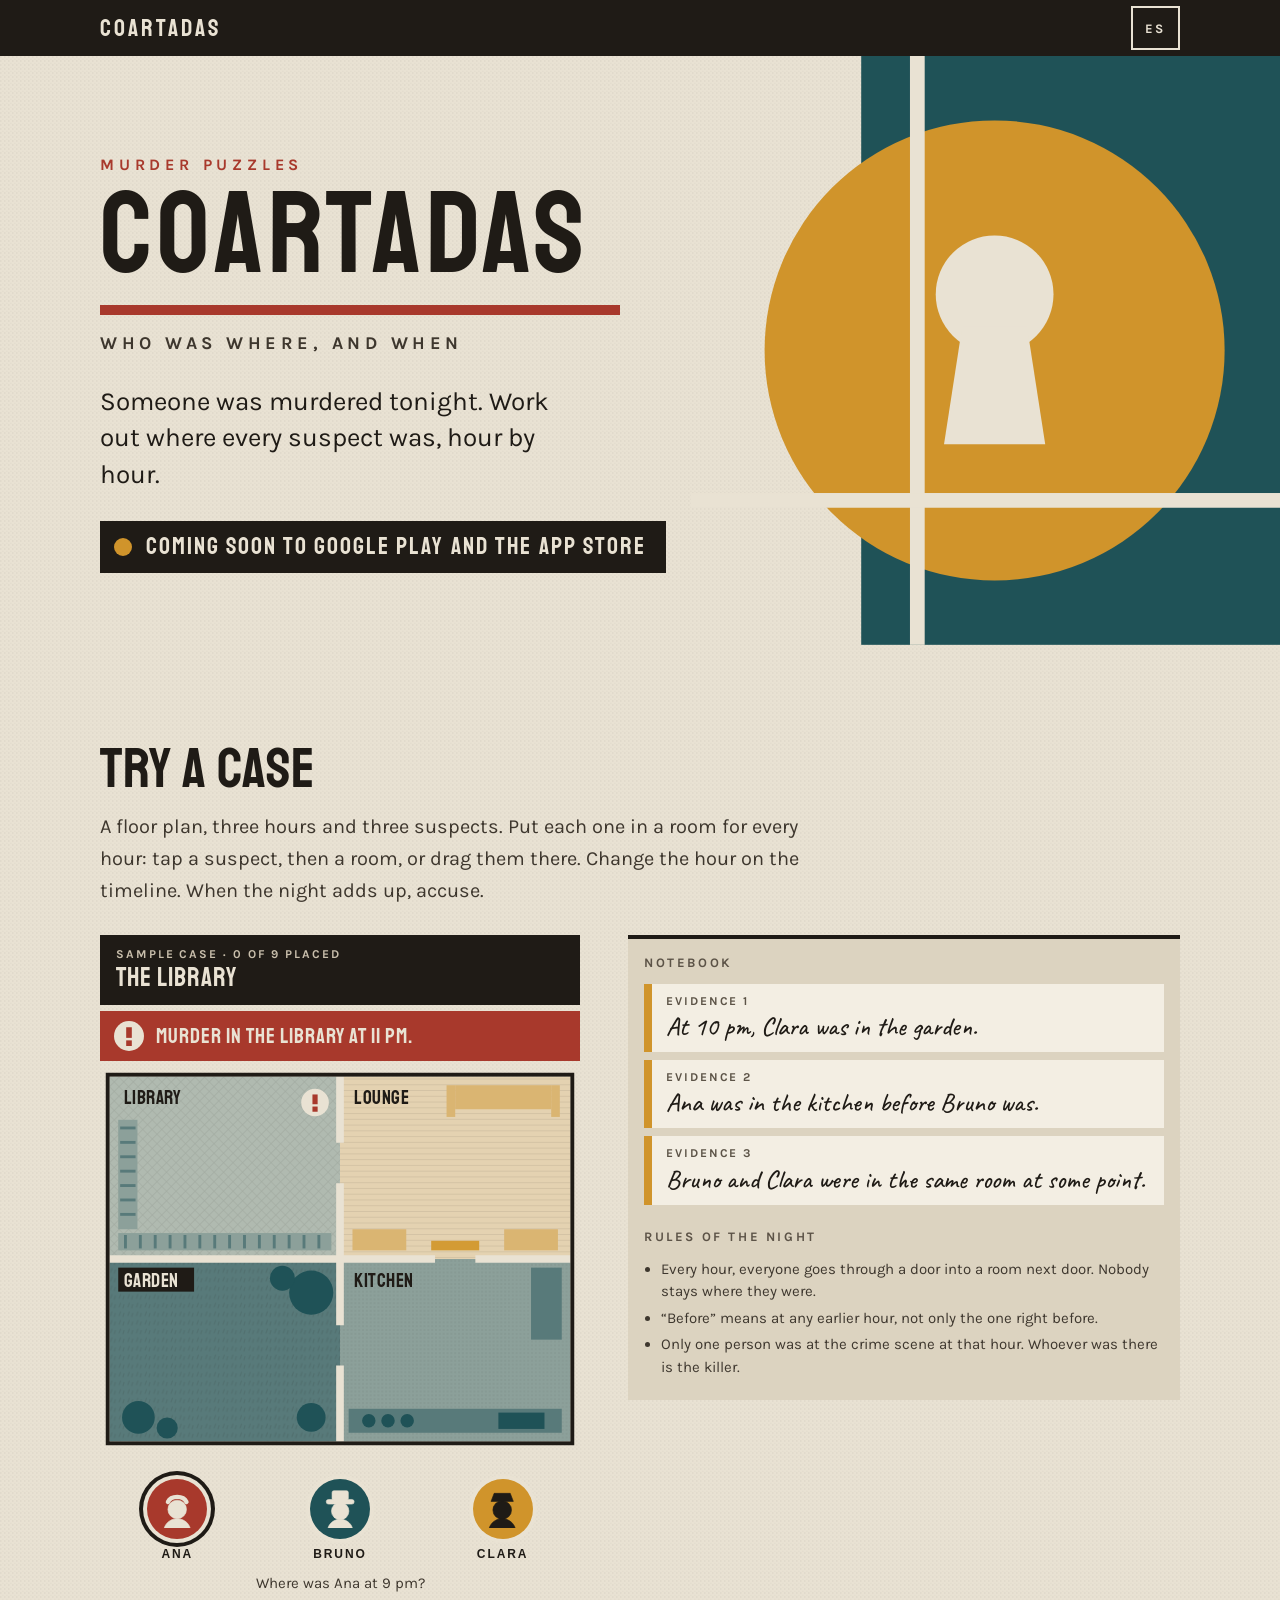
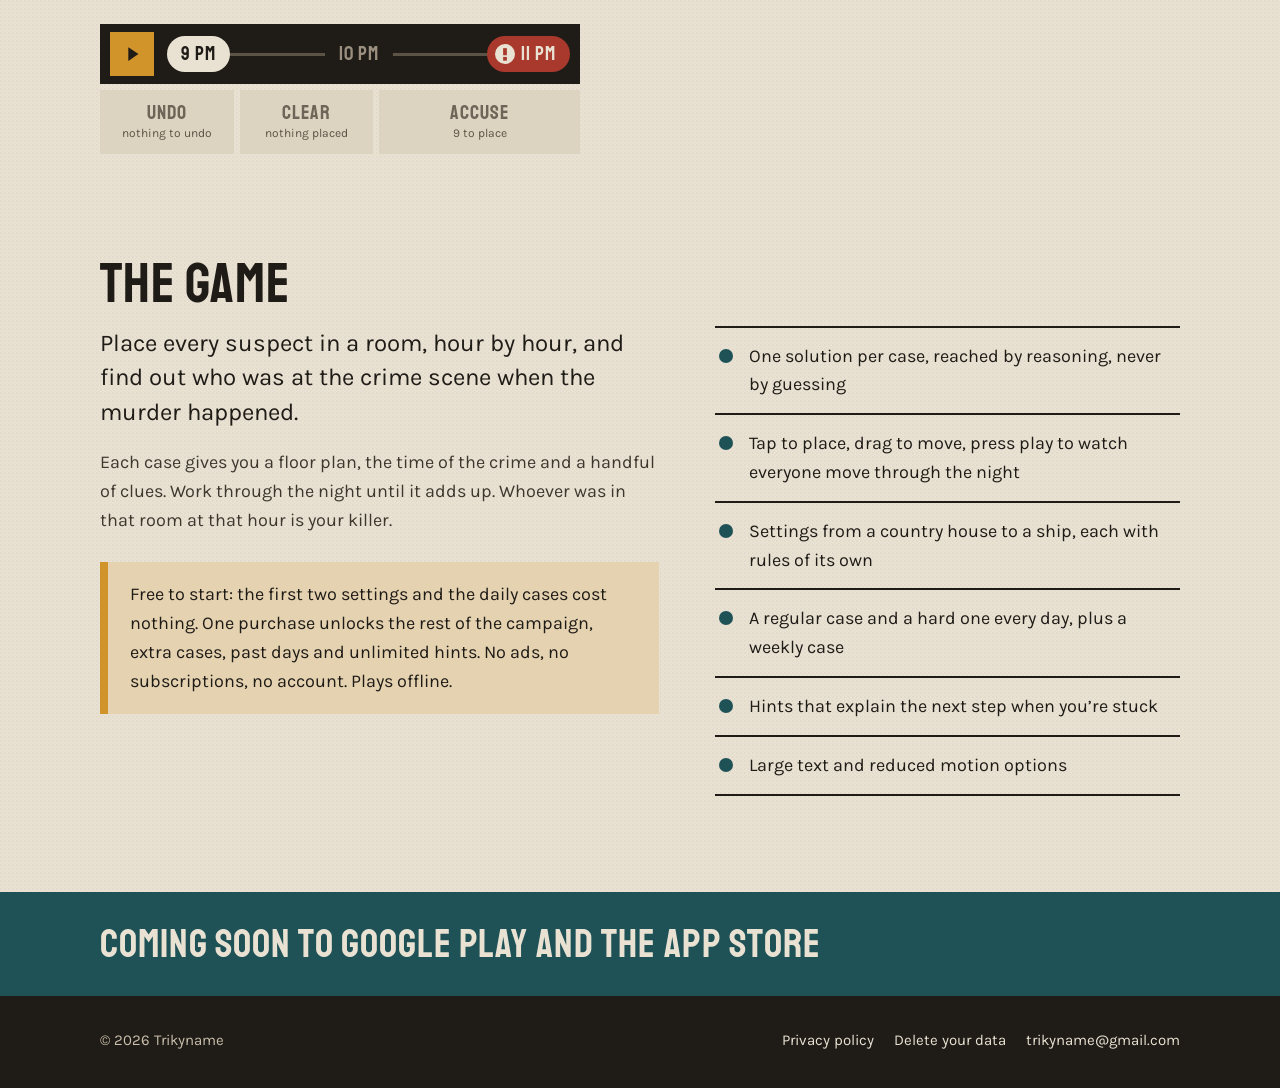
<file: index.html>
<!DOCTYPE html>
<html lang="en">
<head>
<meta charset="utf-8">
<meta name="viewport" content="width=device-width, initial-scale=1">
<title>Coartadas — Murder Puzzles</title>
<meta name="description" content="Someone was murdered tonight. Work out where every suspect was, hour by hour. A deduction puzzle game for Android and iOS, coming soon.">
<meta name="theme-color" content="#1F1B16">
<link rel="icon" href="favicon.svg" type="image/svg+xml">
<link rel="icon" href="favicon-32.png" type="image/png" sizes="32x32">
<link rel="apple-touch-icon" href="apple-touch-icon.png">
<meta property="og:type" content="website">
<meta property="og:url" content="https://trikyname.github.io/coartadas-site/">
<meta property="og:title" content="Coartadas — Murder Puzzles">
<meta property="og:description" content="Someone was murdered tonight. Work out where every suspect was, hour by hour.">
<meta property="og:image" content="https://trikyname.github.io/coartadas-site/share.png">
<meta property="og:image:width" content="1200">
<meta property="og:image:height" content="630">
<meta property="og:image:alt" content="Coartadas: who was where, and when">
<meta name="twitter:card" content="summary_large_image">
<link rel="preload" href="fonts/Staatliches-Regular.ttf" as="font" type="font/ttf" crossorigin>
<link rel="stylesheet" href="site.css">
<script>
  // Language before the first paint: the visitor's choice if they made one here, else the browser's.
  (function () {
    var l = null;
    try { l = localStorage.getItem('coartadas-lang'); } catch (e) { /* storage blocked: follow the browser */ }
    if (l !== 'en' && l !== 'es') l = /^es\b/i.test(navigator.language || '') ? 'es' : 'en';
    document.documentElement.lang = l;
  })();
</script>
</head>
<body>

<header class="topbar">
  <div class="wrap">
    <a class="mark" href="./">COARTADAS</a>
    <button type="button" class="langswitch" id="langswitch">
      <span data-l="en" aria-hidden="true">ES</span><span data-l="es" aria-hidden="true">EN</span>
    </button>
  </div>
</header>

<main>

<section class="hero">
  <!-- The icon's keyhole on the house: teal field, ocre disc, paper walls. -->
  <svg class="hero__art" viewBox="750 0 690 640" preserveAspectRatio="xMinYMid slice" aria-hidden="true" focusable="false">
    <rect x="935" y="0" width="505" height="640" fill="#1F5257"/>
    <circle cx="1080" cy="320" r="250" fill="#D0942B"/>
    <rect x="988" y="0" width="16" height="640" fill="#E9E2D3"/>
    <rect x="750" y="475" width="690" height="16" fill="#E9E2D3"/>
    <circle cx="1080" cy="259" r="64" fill="#E9E2D3"/>
    <polygon points="1044.8,294 1115.2,294 1135,422 1025,422" fill="#E9E2D3"/>
  </svg>
  <div class="wrap">
    <p class="kicker"><span data-l="en">Murder Puzzles</span><span data-l="es">Puzles de asesinato</span></p>
    <h1>COARTADAS</h1>
    <div class="hero__rule" aria-hidden="true"></div>
    <p class="motto"><span data-l="en">Who was where, and when</span><span data-l="es">Quién estuvo dónde, y a qué hora</span></p>
    <p class="line">
      <span data-l="en">Someone was murdered tonight. Work out where every suspect was, hour by hour.</span>
      <span data-l="es">Hubo un asesinato. Reconstruye dónde estuvo cada sospechoso, hora a hora.</span>
    </p>
    <p class="soon"><span class="dot" aria-hidden="true"></span>
      <span data-l="en">Coming soon to Google Play and the App Store</span>
      <span data-l="es">Muy pronto en Google Play y App Store</span>
    </p>
  </div>
</section>

<section class="section" id="case" aria-labelledby="case-title">
  <div class="wrap">
    <h2 id="case-title"><span data-l="en">Try a case</span><span data-l="es">Prueba un caso</span></h2>
    <p class="lede">
      <span data-l="en">A floor plan, three hours and three suspects. Put each one in a room for every hour: tap a suspect, then a room, or drag them there. Change the hour on the timeline. When the night adds up, accuse.</span>
      <span data-l="es">Un plano, tres horas y tres sospechosos. Pon a cada uno en una estancia a cada hora: toca a alguien y luego una estancia, o arrástralo hasta allí. Cambia la hora en la línea de abajo. Cuando la noche cuadre, acusa.</span>
    </p>
    <div class="case" id="caso">
      <p class="noscript">
        <span data-l="en">This case needs JavaScript to play.</span>
        <span data-l="es">Para jugar este caso hace falta JavaScript.</span>
      </p>
    </div>
  </div>
</section>

<section class="section" id="game" aria-labelledby="game-title">
  <div class="wrap">
    <h2 id="game-title"><span data-l="en">The game</span><span data-l="es">El juego</span></h2>
    <div class="about">
      <div>
        <div data-l="en">
          <p class="first">Place every suspect in a room, hour by hour, and find out who was at the crime scene when the murder happened.</p>
          <p>Each case gives you a floor plan, the time of the crime and a handful of clues. Work through the night until it adds up. Whoever was in that room at that hour is your killer.</p>
        </div>
        <div data-l="es">
          <p class="first">Coloca a cada sospechoso en una habitación, hora a hora, y averigua quién estaba en la escena del crimen cuando ocurrió el asesinato.</p>
          <p>Cada caso te da el plano, la hora del crimen y unas cuantas pistas. Repasa la noche hasta que todo cuadre. Quien estaba en esa habitación a esa hora es el culpable.</p>
        </div>
        <div class="price">
          <p data-l="en">Free to start: the first two settings and the daily cases cost nothing. One purchase unlocks the rest of the campaign, extra cases, past days and unlimited hints. No ads, no subscriptions, no account. Plays offline.</p>
          <p data-l="es">Gratis para empezar: los dos primeros lugares y los casos de cada día no cuestan nada. Un único pago desbloquea el resto de la campaña, los encargos, los días pasados y las pistas sin límite. Sin anuncios, sin suscripciones y sin cuenta. Funciona sin conexión.</p>
        </div>
      </div>
      <ul class="facts" data-l="en">
        <li>One solution per case, reached by reasoning, never by guessing</li>
        <li>Tap to place, drag to move, press play to watch everyone move through the night</li>
        <li>Settings from a country house to a ship, each with rules of its own</li>
        <li>A regular case and a hard one every day, plus a weekly case</li>
        <li>Hints that explain the next step when you’re stuck</li>
        <li>Large text and reduced motion options</li>
      </ul>
      <ul class="facts" data-l="es">
        <li>Una sola solución por caso, a la que se llega razonando, sin adivinar</li>
        <li>Toca para colocar, arrastra para mover y dale al play para ver cómo se mueven todos durante la noche</li>
        <li>Lugares que van de una casa de campo a un barco, cada uno con sus propias reglas</li>
        <li>Cada día, un caso normal y uno difícil, y uno más cada semana</li>
        <li>Pistas que te explican el siguiente paso cuando te atascas</li>
        <li>Letra grande y movimiento reducido</li>
      </ul>
    </div>
  </div>
</section>

<!-- No store links until the game is published: then each store gets its own link here. -->
<section class="stores" aria-label="Stores">
  <div class="wrap">
    <p data-l="en">Coming soon to Google Play and the App Store</p>
    <p data-l="es">Muy pronto en Google Play y App Store</p>
  </div>
</section>

</main>

<footer class="foot">
  <div class="wrap">
    <span>© 2026 Trikyname</span>
    <nav aria-label="Site">
      <a href="privacy.html"><span data-l="en">Privacy policy</span><span data-l="es">Política de privacidad</span></a>
      <a href="delete-data.html"><span data-l="en">Delete your data</span><span data-l="es">Borrado de tus datos</span></a>
      <a href="mailto:trikyname@gmail.com">trikyname@gmail.com</a>
    </nav>
  </div>
</footer>

<script>
  // The language switch: flips the page, remembers the choice on this device and tells the case.
  (function () {
    var titles = { en: 'Coartadas — Murder Puzzles', es: 'Coartadas — Puzles de asesinato' };
    var sw = document.getElementById('langswitch');
    function label(l) { sw.setAttribute('aria-label', l === 'es' ? 'View in English' : 'Ver en español'); }
    function apply(l) {
      document.documentElement.lang = l;
      document.title = titles[l];
      label(l);
      document.dispatchEvent(new Event('langchange'));
    }
    sw.addEventListener('click', function () {
      var l = document.documentElement.lang === 'es' ? 'en' : 'es';
      try { localStorage.setItem('coartadas-lang', l); } catch (e) { /* the switch still works for this visit */ }
      apply(l);
    });
    document.title = titles[document.documentElement.lang] || titles.en;
    label(document.documentElement.lang);
  })();
</script>
<script src="caso.js"></script>
</body>
</html>
</file>
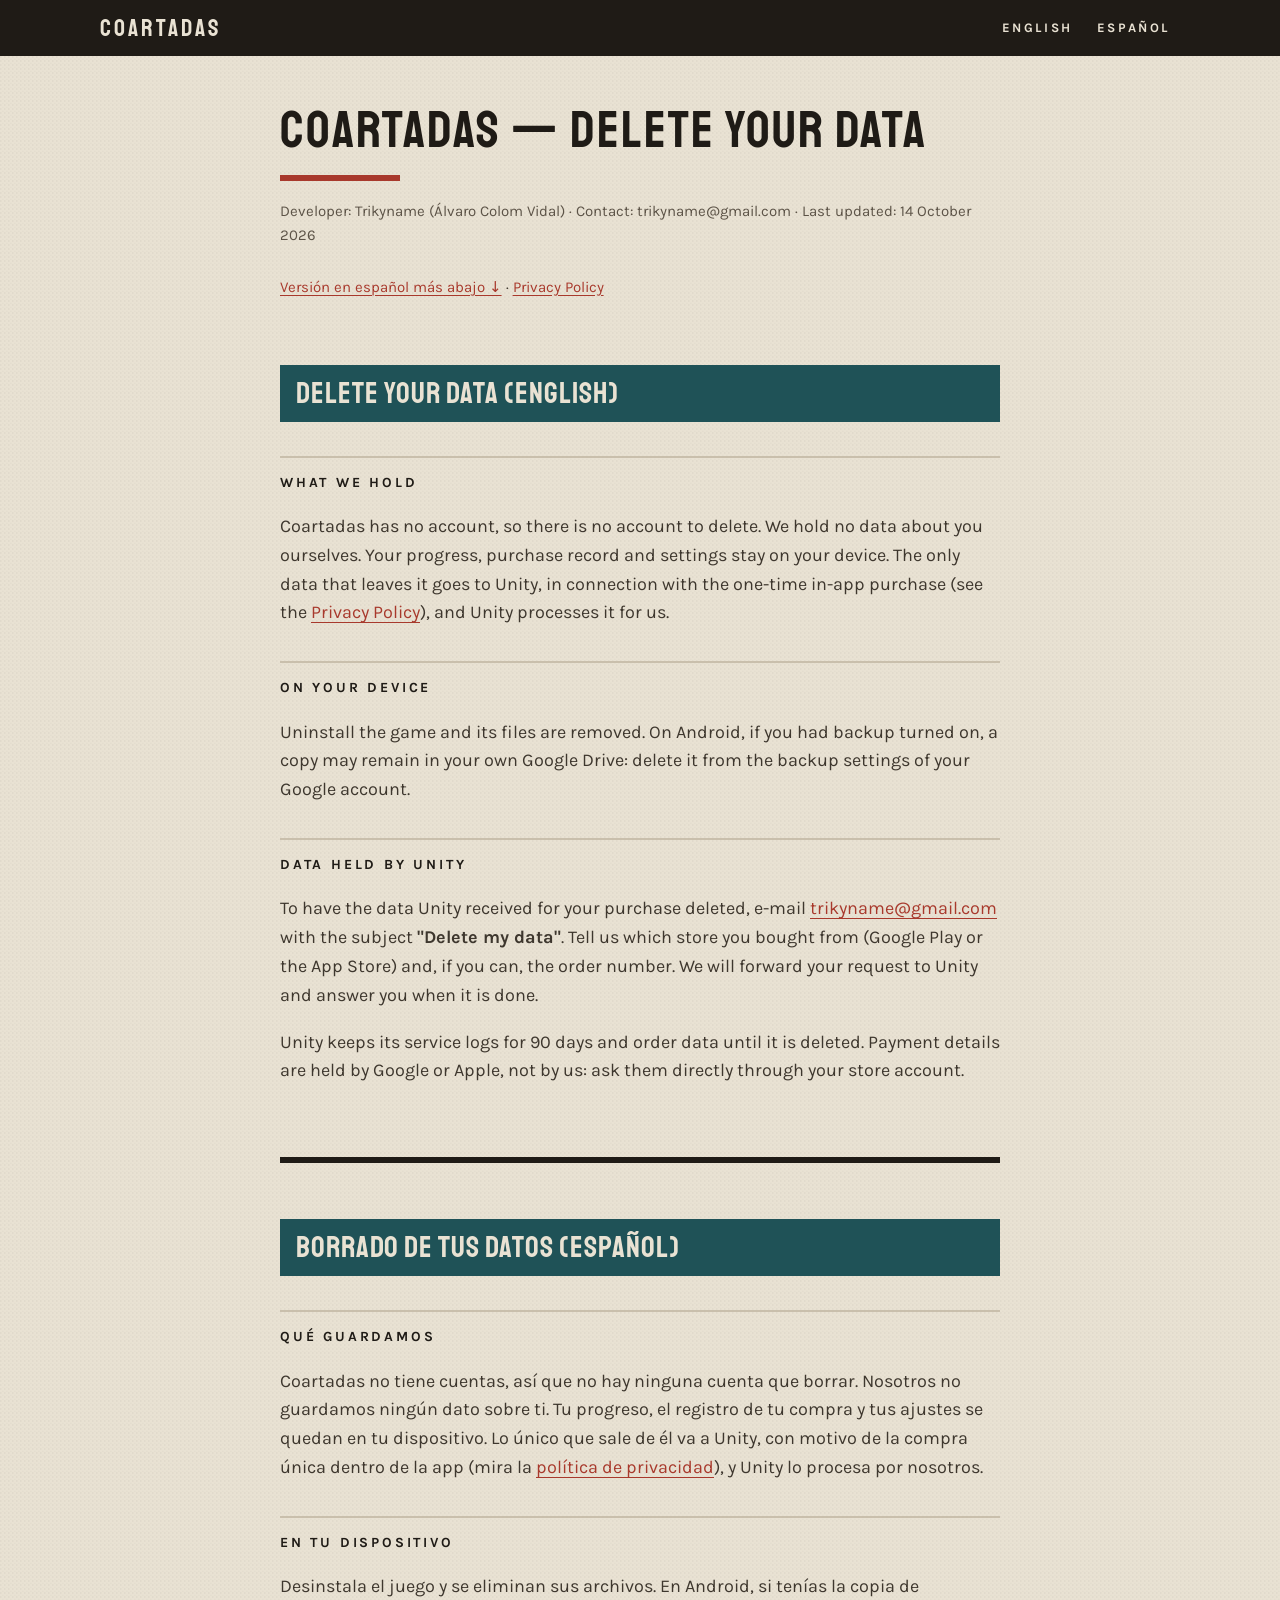
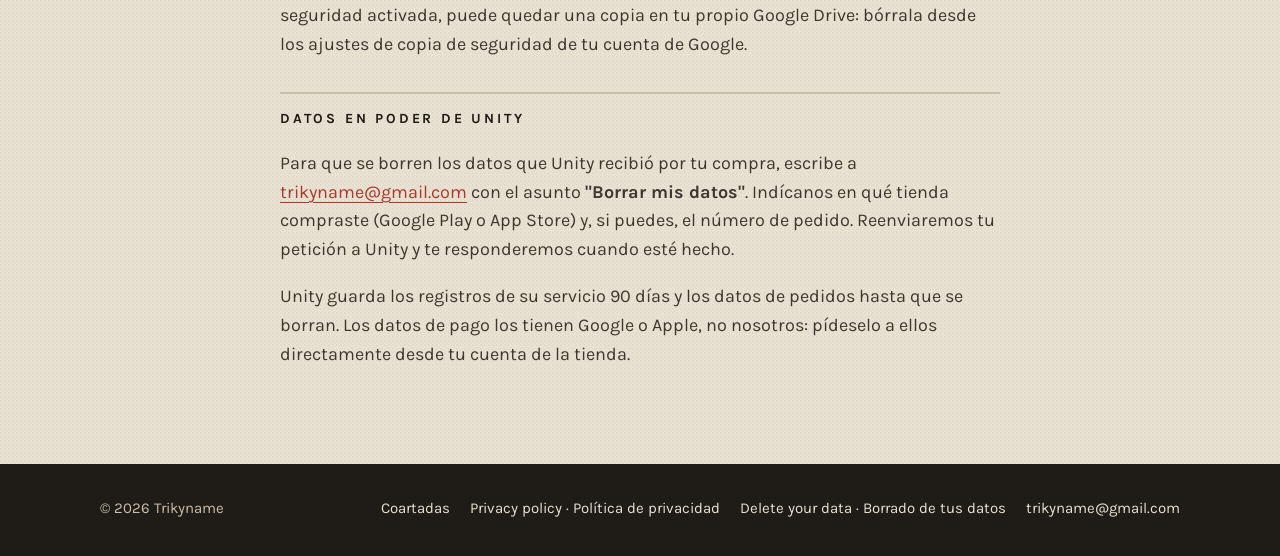
<file: delete-data.html>
<!DOCTYPE html>
<html lang="en">
<head>
<meta charset="utf-8">
<meta name="viewport" content="width=device-width, initial-scale=1">
<title>Coartadas — Delete your data</title>
<meta name="theme-color" content="#1F1B16">
<link rel="icon" href="favicon.svg" type="image/svg+xml">
<link rel="stylesheet" href="site.css">
</head>
<body>
<header class="topbar">
  <div class="wrap">
    <a class="mark" href="./">COARTADAS</a>
    <nav aria-label="Languages"><a href="#en">English</a><a href="#es" lang="es">Español</a></nav>
  </div>
</header>
<main class="doc">
<h1>COARTADAS — Delete your data</h1>
<p class="meta">Developer: Trikyname (Álvaro Colom Vidal) · Contact: trikyname@gmail.com · Last updated: 14 October 2026</p>
<p class="lang"><a href="#es">Versión en español más abajo ↓</a> · <a href="privacy.html">Privacy Policy</a></p>

<h2 id="en">Delete your data (English)</h2>

<h3>What we hold</h3>
<p>Coartadas has no account, so there is no account to delete. We hold no data about you ourselves. Your progress, purchase record and settings stay on your device. The only data that leaves it goes to Unity, in connection with the one-time in-app purchase (see the <a href="privacy.html">Privacy Policy</a>), and Unity processes it for us.</p>

<h3>On your device</h3>
<p>Uninstall the game and its files are removed. On Android, if you had backup turned on, a copy may remain in your own Google Drive: delete it from the backup settings of your Google account.</p>

<h3>Data held by Unity</h3>
<p>To have the data Unity received for your purchase deleted, e-mail <a href="mailto:trikyname@gmail.com">trikyname@gmail.com</a> with the subject <b>"Delete my data"</b>. Tell us which store you bought from (Google Play or the App Store) and, if you can, the order number. We will forward your request to Unity and answer you when it is done.</p>
<p>Unity keeps its service logs for 90 days and order data until it is deleted. Payment details are held by Google or Apple, not by us: ask them directly through your store account.</p>

<hr>

<div lang="es">
<h2 id="es">Borrado de tus datos (Español)</h2>

<h3>Qué guardamos</h3>
<p>Coartadas no tiene cuentas, así que no hay ninguna cuenta que borrar. Nosotros no guardamos ningún dato sobre ti. Tu progreso, el registro de tu compra y tus ajustes se quedan en tu dispositivo. Lo único que sale de él va a Unity, con motivo de la compra única dentro de la app (mira la <a href="privacy.html#es">política de privacidad</a>), y Unity lo procesa por nosotros.</p>

<h3>En tu dispositivo</h3>
<p>Desinstala el juego y se eliminan sus archivos. En Android, si tenías la copia de seguridad activada, puede quedar una copia en tu propio Google Drive: bórrala desde los ajustes de copia de seguridad de tu cuenta de Google.</p>

<h3>Datos en poder de Unity</h3>
<p>Para que se borren los datos que Unity recibió por tu compra, escribe a <a href="mailto:trikyname@gmail.com">trikyname@gmail.com</a> con el asunto <b>"Borrar mis datos"</b>. Indícanos en qué tienda compraste (Google Play o App Store) y, si puedes, el número de pedido. Reenviaremos tu petición a Unity y te responderemos cuando esté hecho.</p>
<p>Unity guarda los registros de su servicio 90 días y los datos de pedidos hasta que se borran. Los datos de pago los tienen Google o Apple, no nosotros: pídeselo a ellos directamente desde tu cuenta de la tienda.</p>

</div>
</main>
<footer class="foot">
  <div class="wrap">
    <span>© 2026 Trikyname</span>
    <nav aria-label="Site">
      <a href="./">Coartadas</a>
      <a href="privacy.html">Privacy policy · Política de privacidad</a>
      <a href="delete-data.html">Delete your data · Borrado de tus datos</a>
      <a href="mailto:trikyname@gmail.com">trikyname@gmail.com</a>
    </nav>
  </div>
</footer>
</body>
</html>
</file>
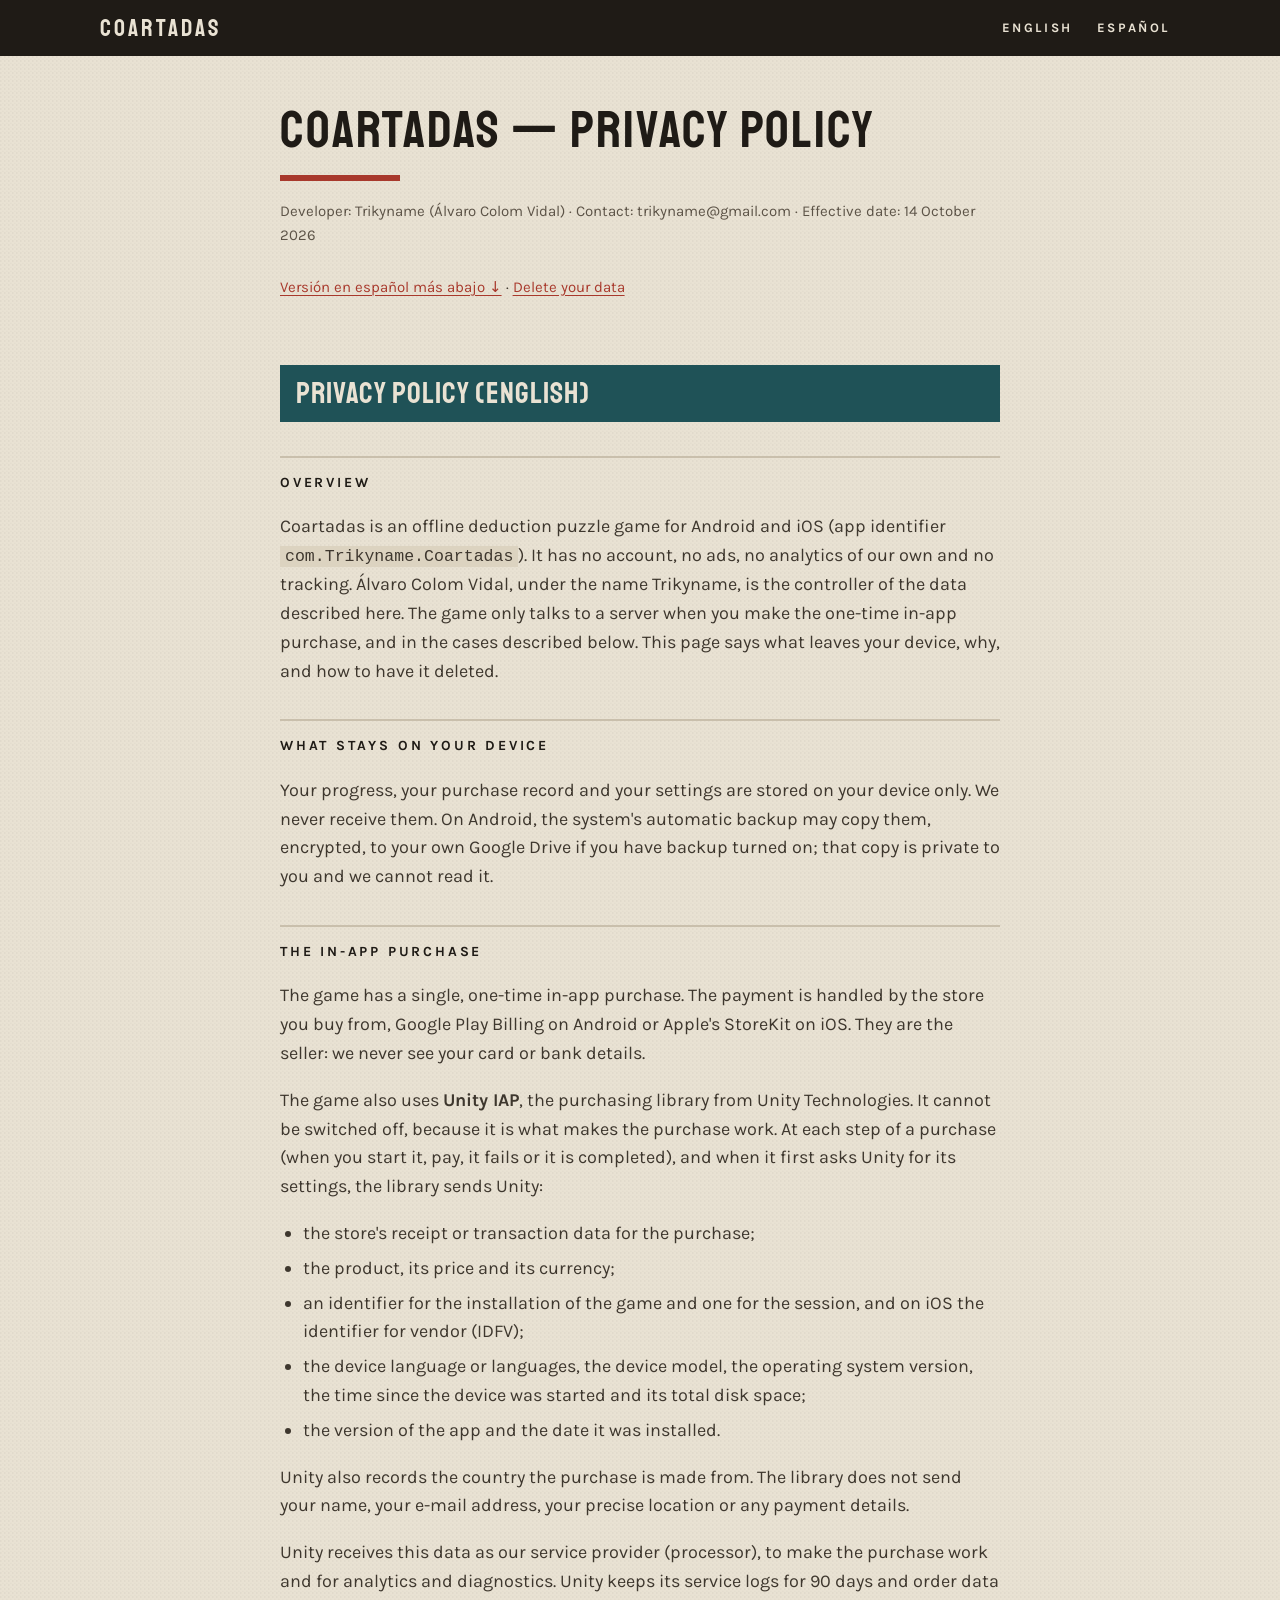
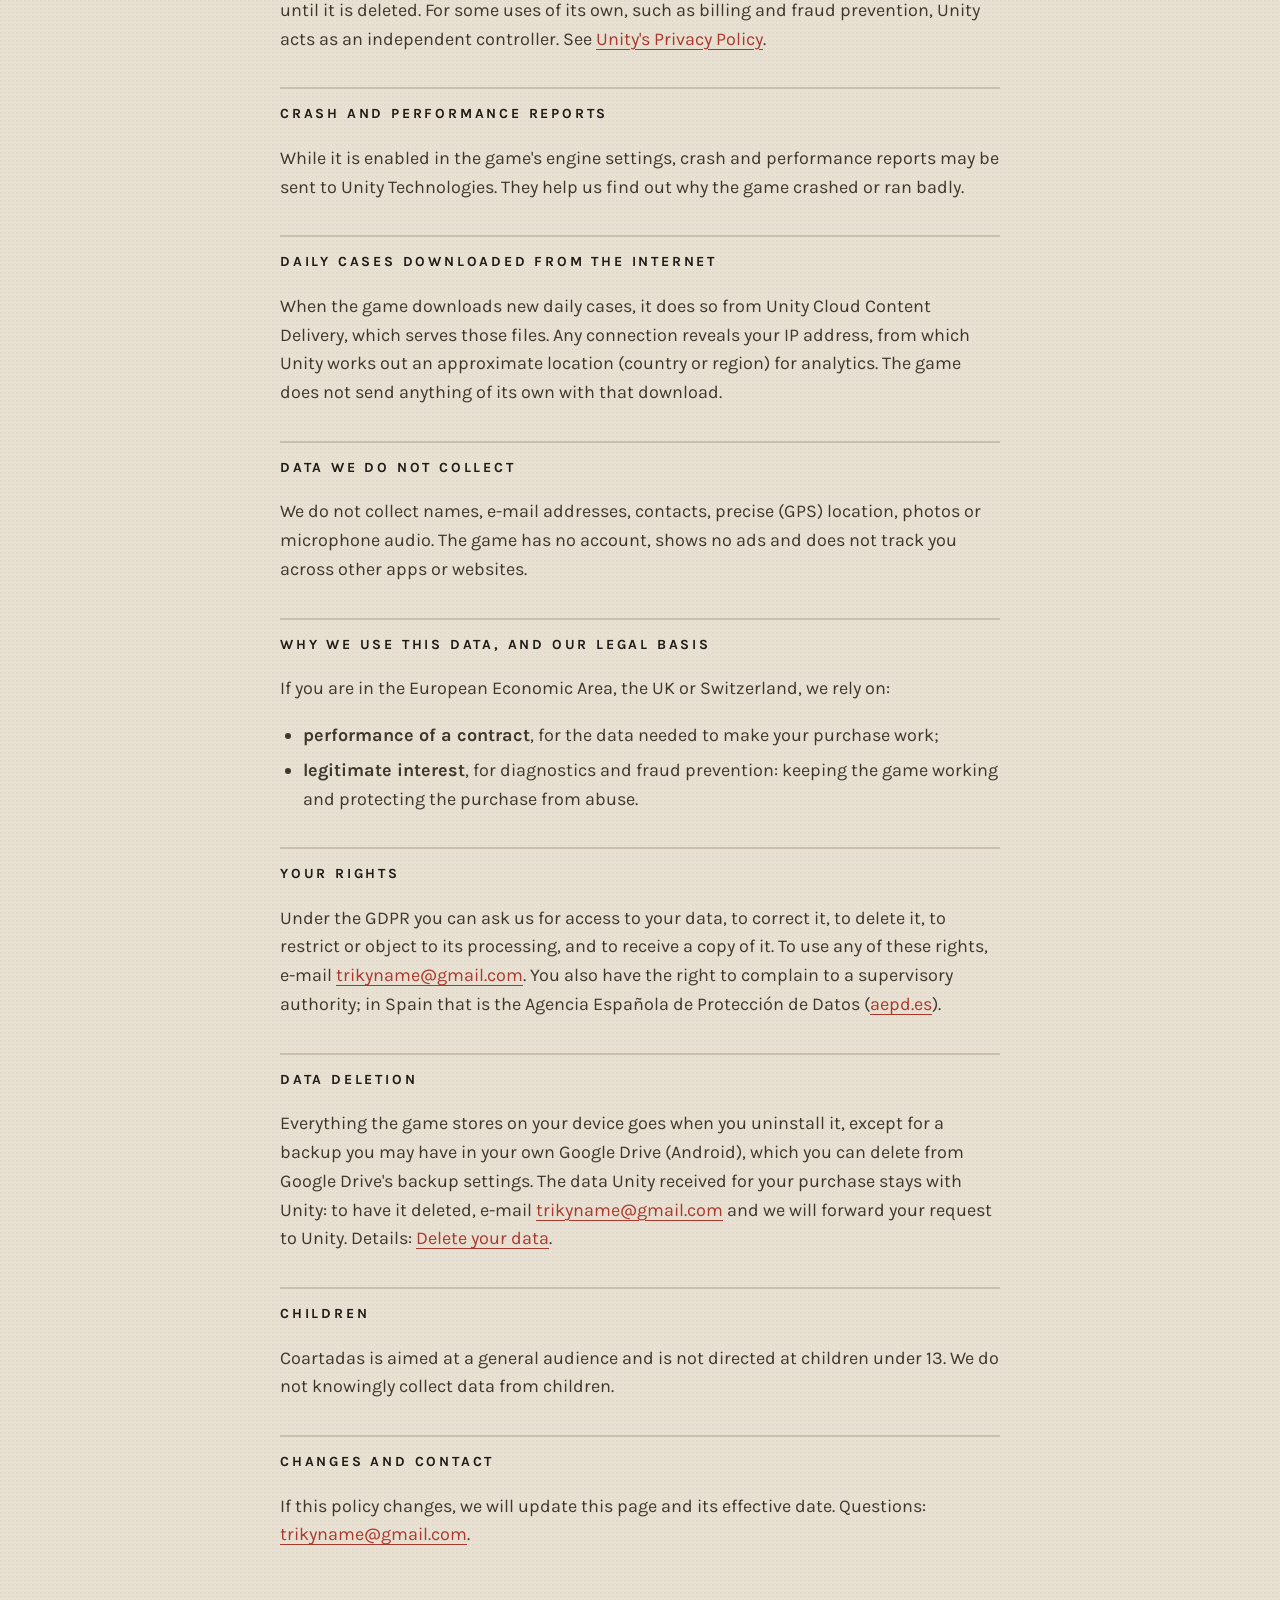
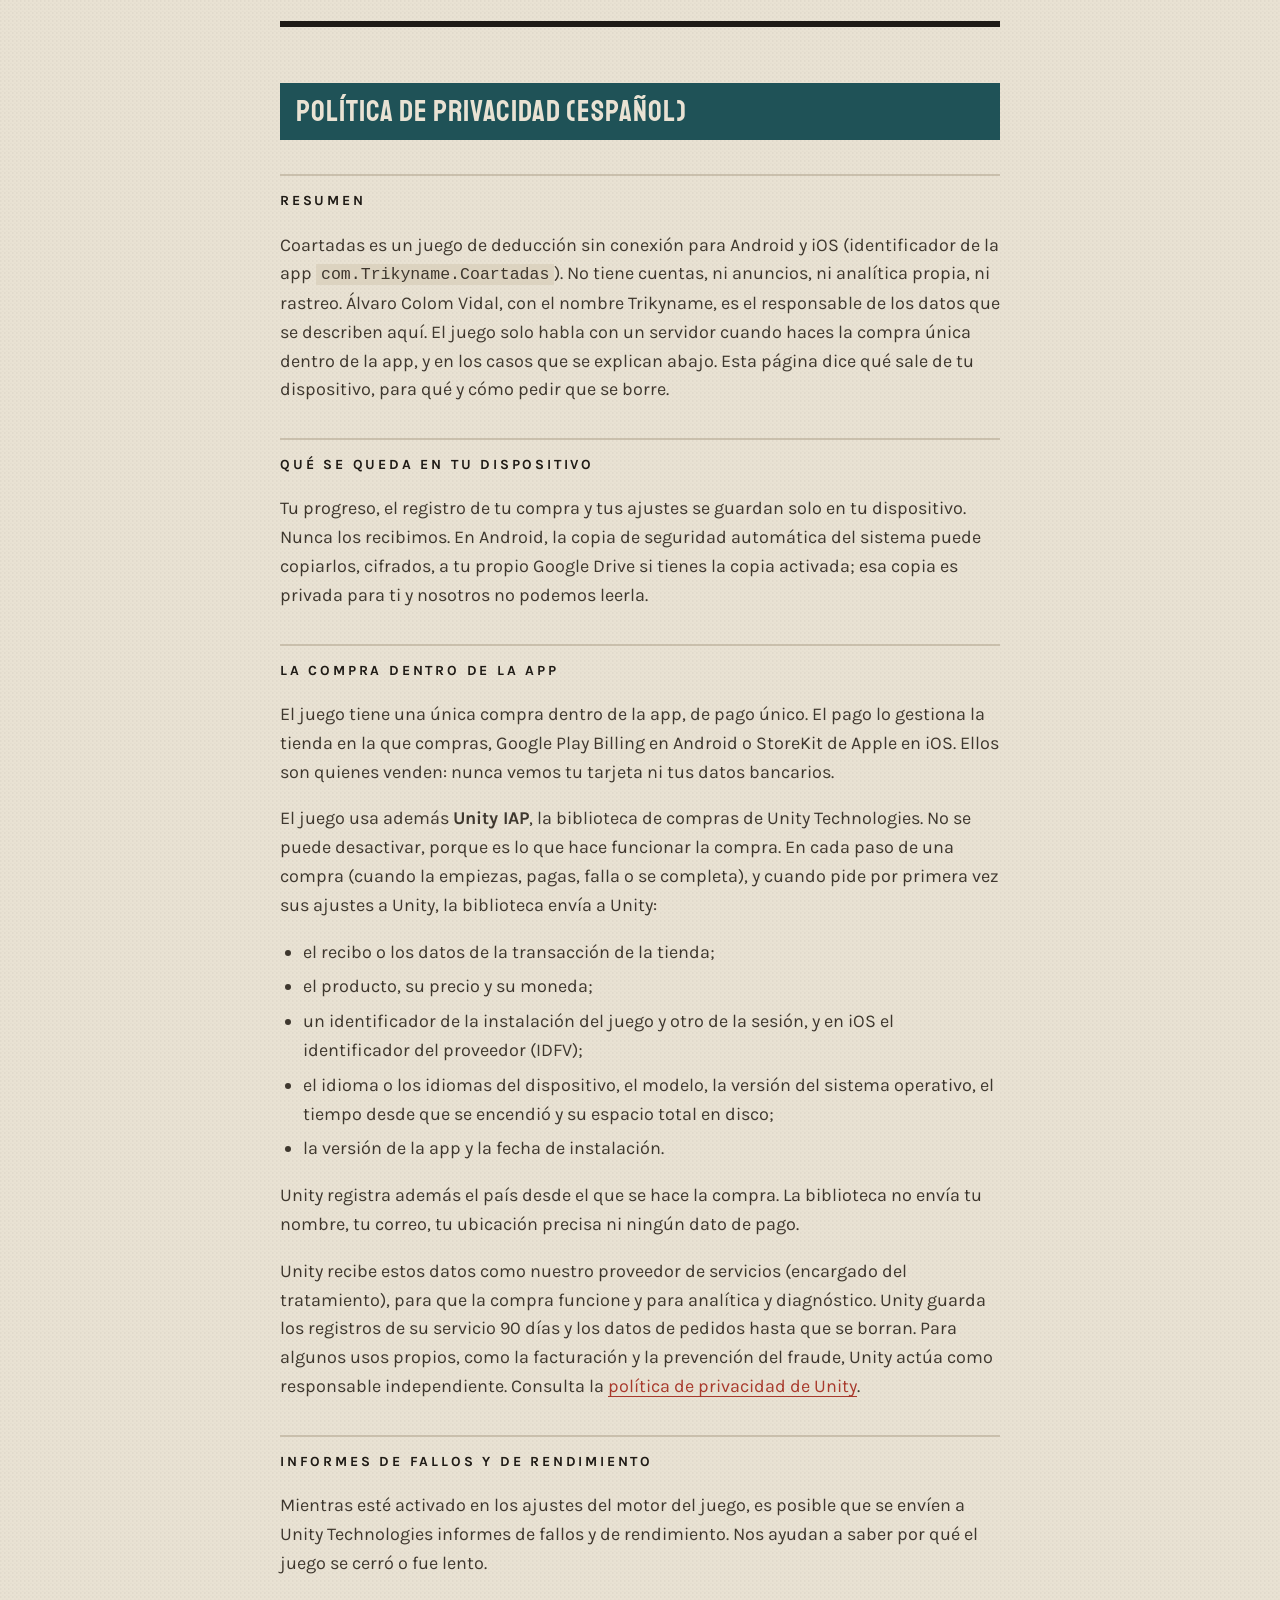
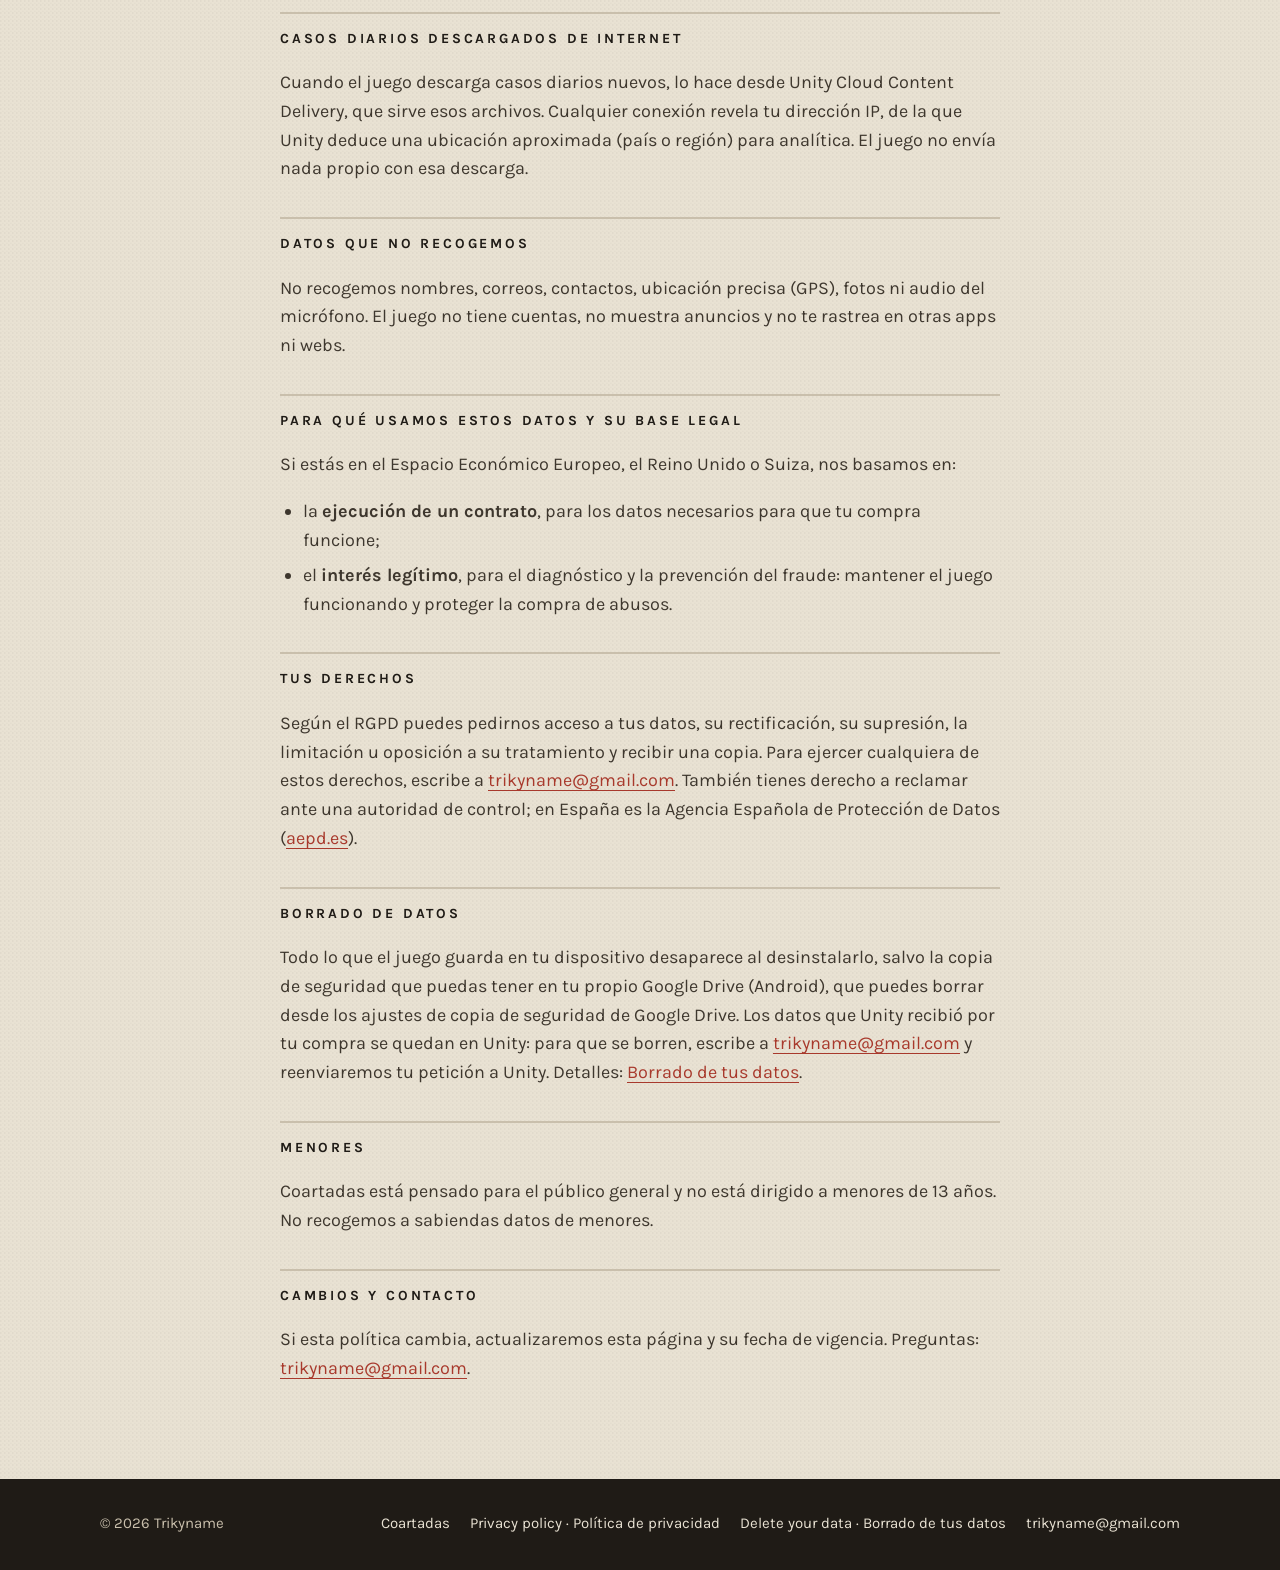
<file: privacy.html>
<!DOCTYPE html>
<html lang="en">
<head>
<meta charset="utf-8">
<meta name="viewport" content="width=device-width, initial-scale=1">
<title>Coartadas — Privacy Policy</title>
<meta name="theme-color" content="#1F1B16">
<link rel="icon" href="favicon.svg" type="image/svg+xml">
<link rel="stylesheet" href="site.css">
</head>
<body>
<header class="topbar">
  <div class="wrap">
    <a class="mark" href="./">COARTADAS</a>
    <nav aria-label="Languages"><a href="#en">English</a><a href="#es" lang="es">Español</a></nav>
  </div>
</header>
<main class="doc">
<h1>COARTADAS — Privacy Policy</h1>
<p class="meta">Developer: Trikyname (Álvaro Colom Vidal) · Contact: trikyname@gmail.com · Effective date: 14 October 2026</p>
<p class="lang"><a href="#es">Versión en español más abajo ↓</a> · <a href="delete-data.html">Delete your data</a></p>

<h2 id="en">Privacy Policy (English)</h2>

<h3>Overview</h3>
<p>Coartadas is an offline deduction puzzle game for Android and iOS (app identifier <code>com.Trikyname.Coartadas</code>). It has no account, no ads, no analytics of our own and no tracking. Álvaro Colom Vidal, under the name Trikyname, is the controller of the data described here. The game only talks to a server when you make the one-time in-app purchase, and in the cases described below. This page says what leaves your device, why, and how to have it deleted.</p>

<h3>What stays on your device</h3>
<p>Your progress, your purchase record and your settings are stored on your device only. We never receive them. On Android, the system's automatic backup may copy them, encrypted, to your own Google Drive if you have backup turned on; that copy is private to you and we cannot read it.</p>

<h3>The in-app purchase</h3>
<p>The game has a single, one-time in-app purchase. The payment is handled by the store you buy from, Google Play Billing on Android or Apple's StoreKit on iOS. They are the seller: we never see your card or bank details.</p>
<p>The game also uses <b>Unity IAP</b>, the purchasing library from Unity Technologies. It cannot be switched off, because it is what makes the purchase work. At each step of a purchase (when you start it, pay, it fails or it is completed), and when it first asks Unity for its settings, the library sends Unity:</p>
<ul>
  <li>the store's receipt or transaction data for the purchase;</li>
  <li>the product, its price and its currency;</li>
  <li>an identifier for the installation of the game and one for the session, and on iOS the identifier for vendor (IDFV);</li>
  <li>the device language or languages, the device model, the operating system version, the time since the device was started and its total disk space;</li>
  <li>the version of the app and the date it was installed.</li>
</ul>
<p>Unity also records the country the purchase is made from. The library does not send your name, your e-mail address, your precise location or any payment details.</p>
<p>Unity receives this data as our service provider (processor), to make the purchase work and for analytics and diagnostics. Unity keeps its service logs for 90 days and order data until it is deleted. For some uses of its own, such as billing and fraud prevention, Unity acts as an independent controller. See <a href="https://unity.com/legal/privacy-policy">Unity's Privacy Policy</a>.</p>

<h3>Crash and performance reports</h3>
<p>While it is enabled in the game's engine settings, crash and performance reports may be sent to Unity Technologies. They help us find out why the game crashed or ran badly.</p>

<h3>Daily cases downloaded from the internet</h3>
<p>When the game downloads new daily cases, it does so from Unity Cloud Content Delivery, which serves those files. Any connection reveals your IP address, from which Unity works out an approximate location (country or region) for analytics. The game does not send anything of its own with that download.</p>

<h3>Data we do NOT collect</h3>
<p>We do not collect names, e-mail addresses, contacts, precise (GPS) location, photos or microphone audio. The game has no account, shows no ads and does not track you across other apps or websites.</p>

<h3>Why we use this data, and our legal basis</h3>
<p>If you are in the European Economic Area, the UK or Switzerland, we rely on:</p>
<ul>
  <li><b>performance of a contract</b>, for the data needed to make your purchase work;</li>
  <li><b>legitimate interest</b>, for diagnostics and fraud prevention: keeping the game working and protecting the purchase from abuse.</li>
</ul>

<h3>Your rights</h3>
<p>Under the GDPR you can ask us for access to your data, to correct it, to delete it, to restrict or object to its processing, and to receive a copy of it. To use any of these rights, e-mail <a href="mailto:trikyname@gmail.com">trikyname@gmail.com</a>. You also have the right to complain to a supervisory authority; in Spain that is the Agencia Española de Protección de Datos (<a href="https://www.aepd.es">aepd.es</a>).</p>

<h3>Data deletion</h3>
<p>Everything the game stores on your device goes when you uninstall it, except for a backup you may have in your own Google Drive (Android), which you can delete from Google Drive's backup settings. The data Unity received for your purchase stays with Unity: to have it deleted, e-mail <a href="mailto:trikyname@gmail.com">trikyname@gmail.com</a> and we will forward your request to Unity. Details: <a href="delete-data.html">Delete your data</a>.</p>

<h3>Children</h3>
<p>Coartadas is aimed at a general audience and is not directed at children under 13. We do not knowingly collect data from children.</p>

<h3>Changes and contact</h3>
<p>If this policy changes, we will update this page and its effective date. Questions: <a href="mailto:trikyname@gmail.com">trikyname@gmail.com</a>.</p>

<hr>

<div lang="es">
<h2 id="es">Política de privacidad (Español)</h2>

<h3>Resumen</h3>
<p>Coartadas es un juego de deducción sin conexión para Android y iOS (identificador de la app <code>com.Trikyname.Coartadas</code>). No tiene cuentas, ni anuncios, ni analítica propia, ni rastreo. Álvaro Colom Vidal, con el nombre Trikyname, es el responsable de los datos que se describen aquí. El juego solo habla con un servidor cuando haces la compra única dentro de la app, y en los casos que se explican abajo. Esta página dice qué sale de tu dispositivo, para qué y cómo pedir que se borre.</p>

<h3>Qué se queda en tu dispositivo</h3>
<p>Tu progreso, el registro de tu compra y tus ajustes se guardan solo en tu dispositivo. Nunca los recibimos. En Android, la copia de seguridad automática del sistema puede copiarlos, cifrados, a tu propio Google Drive si tienes la copia activada; esa copia es privada para ti y nosotros no podemos leerla.</p>

<h3>La compra dentro de la app</h3>
<p>El juego tiene una única compra dentro de la app, de pago único. El pago lo gestiona la tienda en la que compras, Google Play Billing en Android o StoreKit de Apple en iOS. Ellos son quienes venden: nunca vemos tu tarjeta ni tus datos bancarios.</p>
<p>El juego usa además <b>Unity IAP</b>, la biblioteca de compras de Unity Technologies. No se puede desactivar, porque es lo que hace funcionar la compra. En cada paso de una compra (cuando la empiezas, pagas, falla o se completa), y cuando pide por primera vez sus ajustes a Unity, la biblioteca envía a Unity:</p>
<ul>
  <li>el recibo o los datos de la transacción de la tienda;</li>
  <li>el producto, su precio y su moneda;</li>
  <li>un identificador de la instalación del juego y otro de la sesión, y en iOS el identificador del proveedor (IDFV);</li>
  <li>el idioma o los idiomas del dispositivo, el modelo, la versión del sistema operativo, el tiempo desde que se encendió y su espacio total en disco;</li>
  <li>la versión de la app y la fecha de instalación.</li>
</ul>
<p>Unity registra además el país desde el que se hace la compra. La biblioteca no envía tu nombre, tu correo, tu ubicación precisa ni ningún dato de pago.</p>
<p>Unity recibe estos datos como nuestro proveedor de servicios (encargado del tratamiento), para que la compra funcione y para analítica y diagnóstico. Unity guarda los registros de su servicio 90 días y los datos de pedidos hasta que se borran. Para algunos usos propios, como la facturación y la prevención del fraude, Unity actúa como responsable independiente. Consulta la <a href="https://unity.com/legal/privacy-policy">política de privacidad de Unity</a>.</p>

<h3>Informes de fallos y de rendimiento</h3>
<p>Mientras esté activado en los ajustes del motor del juego, es posible que se envíen a Unity Technologies informes de fallos y de rendimiento. Nos ayudan a saber por qué el juego se cerró o fue lento.</p>

<h3>Casos diarios descargados de internet</h3>
<p>Cuando el juego descarga casos diarios nuevos, lo hace desde Unity Cloud Content Delivery, que sirve esos archivos. Cualquier conexión revela tu dirección IP, de la que Unity deduce una ubicación aproximada (país o región) para analítica. El juego no envía nada propio con esa descarga.</p>

<h3>Datos que NO recogemos</h3>
<p>No recogemos nombres, correos, contactos, ubicación precisa (GPS), fotos ni audio del micrófono. El juego no tiene cuentas, no muestra anuncios y no te rastrea en otras apps ni webs.</p>

<h3>Para qué usamos estos datos y su base legal</h3>
<p>Si estás en el Espacio Económico Europeo, el Reino Unido o Suiza, nos basamos en:</p>
<ul>
  <li>la <b>ejecución de un contrato</b>, para los datos necesarios para que tu compra funcione;</li>
  <li>el <b>interés legítimo</b>, para el diagnóstico y la prevención del fraude: mantener el juego funcionando y proteger la compra de abusos.</li>
</ul>

<h3>Tus derechos</h3>
<p>Según el RGPD puedes pedirnos acceso a tus datos, su rectificación, su supresión, la limitación u oposición a su tratamiento y recibir una copia. Para ejercer cualquiera de estos derechos, escribe a <a href="mailto:trikyname@gmail.com">trikyname@gmail.com</a>. También tienes derecho a reclamar ante una autoridad de control; en España es la Agencia Española de Protección de Datos (<a href="https://www.aepd.es">aepd.es</a>).</p>

<h3>Borrado de datos</h3>
<p>Todo lo que el juego guarda en tu dispositivo desaparece al desinstalarlo, salvo la copia de seguridad que puedas tener en tu propio Google Drive (Android), que puedes borrar desde los ajustes de copia de seguridad de Google Drive. Los datos que Unity recibió por tu compra se quedan en Unity: para que se borren, escribe a <a href="mailto:trikyname@gmail.com">trikyname@gmail.com</a> y reenviaremos tu petición a Unity. Detalles: <a href="delete-data.html#es">Borrado de tus datos</a>.</p>

<h3>Menores</h3>
<p>Coartadas está pensado para el público general y no está dirigido a menores de 13 años. No recogemos a sabiendas datos de menores.</p>

<h3>Cambios y contacto</h3>
<p>Si esta política cambia, actualizaremos esta página y su fecha de vigencia. Preguntas: <a href="mailto:trikyname@gmail.com">trikyname@gmail.com</a>.</p>

</div>
</main>
<footer class="foot">
  <div class="wrap">
    <span>© 2026 Trikyname</span>
    <nav aria-label="Site">
      <a href="./">Coartadas</a>
      <a href="privacy.html">Privacy policy · Política de privacidad</a>
      <a href="delete-data.html">Delete your data · Borrado de tus datos</a>
      <a href="mailto:trikyname@gmail.com">trikyname@gmail.com</a>
    </nav>
  </div>
</footer>
</body>
</html>
</file>
<file: site.css>
/* site.css — the three pages share the game's look: screen print in three inks on paper.
   Colours, fonts and shapes come from the game (Assets/UI/Tokens.uss and
   .docs/design/design-system.md in the game's repository). Rules carried over:
   - three inks (red: the crime; teal: the house; ocre: what guides) and black for text and bands,
     on paper; nothing off the ramp;
   - ink fields are straight (bands, plates, buttons), objects are fully round (discs, chips);
     there is no radius in between;
   - walls are paper without ink; a room is told by the furniture inside it;
   - anything you touch is at least 44 CSS px.
   Fonts are the game's own, under the SIL Open Font License (fonts/LICENSES.txt). No external
   requests, no trackers. */

@font-face { font-family: "Staatliches"; src: url("fonts/Staatliches-Regular.ttf") format("truetype"); font-weight: 400; font-display: swap; }
@font-face { font-family: "Karla"; src: url("fonts/Karla-Regular.ttf") format("truetype"); font-weight: 400; font-display: swap; }
@font-face { font-family: "Karla"; src: url("fonts/Karla-Bold.ttf") format("truetype"); font-weight: 700; font-display: swap; }
@font-face { font-family: "Caveat"; src: url("fonts/Caveat-Medium.ttf") format("truetype"); font-weight: 500; font-display: swap; }

:root {
  /* Inks and paper (Tokens.uss). */
  --ink-red: #A8392C;
  --ink-teal: #1F5257;
  --ink-ocre: #D0942B;
  --ink-black: #1F1B16;
  --paper: #E9E2D3;
  /* Coverage steps used here. */
  --red-20: #EFE0C6;
  --teal-20: #C1C5BA;
  --teal-28: #B0BAB0;
  --teal-46: #8CA09A;
  --teal-72: #587A7A;
  --ocre-20: #E4D2B1;
  --ocre-46: #DAB572;
  /* Black thinned for the words under the words. --ink-25 is never text: borders only. */
  --ink-70: #3E372E;
  --ink-50: #5C5347;
  --ink-40: #6E6558;
  --ink-25: #9B9080;
  --paper-rule: #C9BFAC;
  --paper-deep: #DCD3C0;
  --paper-card: #F3EEE3;
  --over-red-ocre: #892107;
  --over-teal-ocre: #19300F;

  --font-display: "Staatliches", "Bebas Neue", Impact, "Arial Narrow", sans-serif;
  --font-body: "Karla", system-ui, -apple-system, "Segoe UI", sans-serif;
  --font-hand: "Caveat", "Segoe Print", "Bradley Hand", cursive;

  --touch: 44px;
  --gap-band: 6px;
  --dur-quick: 120ms;

  color-scheme: light;
  accent-color: var(--ink-red);
}

* { box-sizing: border-box; }
html { background: var(--paper); scrollbar-color: var(--ink-25) var(--paper); -webkit-text-size-adjust: 100%; }
/* The grain of the print: two dots of thinned black every four pixels, as on the game's canvas. */
body {
  margin: 0; color: var(--ink-black); font-family: var(--font-body); font-size: 18px; line-height: 1.6;
  background-color: var(--paper);
  background-image: url("data:image/svg+xml,%3Csvg xmlns='http://www.w3.org/2000/svg' width='4' height='4'%3E%3Ccircle cx='.8' cy='1.1' r='.75' fill='%231F1B16' opacity='.08'/%3E%3Ccircle cx='2.9' cy='3.2' r='.6' fill='%231F1B16' opacity='.05'/%3E%3C/svg%3E");
}
::selection { background: var(--ink-ocre); color: var(--ink-black); }
:focus-visible { outline: 3px solid var(--ink-black); outline-offset: 3px; }
a { color: var(--ink-red); text-underline-offset: .2em; text-decoration-thickness: 1px; }
a:hover { color: var(--over-red-ocre); text-decoration-thickness: 2px; }
img, svg { display: block; max-width: 100%; }

/* Language: [data-l] elements show only in the page's language (index.html sets it). */
html[lang="en"] [data-l="es"], html[lang="es"] [data-l="en"] { display: none !important; }

/* ── Bands: straight black fields edge to edge ───────────────────────────────────────────── */
.topbar { background: var(--ink-black); color: var(--paper); }
.topbar .wrap { display: flex; align-items: center; justify-content: space-between; gap: 16px; min-height: 56px; }
.topbar a.mark { color: var(--paper); text-decoration: none; font-family: var(--font-display); font-size: 24px;
                 letter-spacing: 3px; line-height: 1; padding: 10px 0; }
.topbar a.mark:hover { color: var(--ink-ocre); }
.topbar nav { display: flex; flex-wrap: wrap; gap: 0 4px; }
.topbar nav a { color: var(--paper); font-weight: 700; font-size: 13px; letter-spacing: .2em; text-transform: uppercase;
                text-decoration: none; padding: 0 10px; min-height: var(--touch); display: inline-flex; align-items: center; }
.topbar nav a:hover { color: var(--ink-ocre); }
.topbar :focus-visible { outline-color: var(--ink-ocre); }

.wrap { max-width: 1120px; margin: 0 auto; padding: 0 20px; }

footer.foot { background: var(--ink-black); color: var(--paper-rule); margin-top: 96px; font-size: 15px; }
footer.foot .wrap { display: flex; flex-wrap: wrap; justify-content: space-between; align-items: center; gap: 8px 28px; padding-top: 22px; padding-bottom: 26px; }
footer.foot nav { display: flex; flex-wrap: wrap; gap: 0 20px; }
footer.foot a { color: var(--paper); text-decoration: none; min-height: var(--touch); display: inline-flex; align-items: center; }
footer.foot a:hover { color: var(--ink-ocre); text-decoration: underline; }
footer.foot :focus-visible { outline-color: var(--ink-ocre); }

/* ── Legal pages: a long document on paper ───────────────────────────────────────────────── */
.doc { max-width: 760px; margin: 0 auto; padding: 48px 20px 0; }
.doc h1 { font-family: var(--font-display); font-weight: 400; font-size: clamp(34px, 6vw, 52px); letter-spacing: 2px;
          line-height: 1.05; margin: 0 0 18px; }
.doc h1::after { content: ""; display: block; width: 120px; height: 6px; background: var(--ink-red); margin-top: 16px; }
.doc h2 { font-family: var(--font-display); font-weight: 400; font-size: 30px; letter-spacing: 1px; line-height: 1.1;
          margin: 56px 0 8px; padding: 12px 16px; background: var(--ink-teal); color: var(--paper); }
.doc h3 { font-weight: 700; font-size: 14px; letter-spacing: .2em; text-transform: uppercase; color: var(--ink-black);
          margin: 34px 0 6px; padding-top: 14px; border-top: 2px solid var(--paper-rule); }
.doc p, .doc li { color: var(--ink-70); }
.doc ul, .doc ol { padding-left: 1.3em; }
.doc li { margin: 6px 0; }
.doc code { font-size: .92em; background: var(--paper-deep); padding: 1px 5px; }
.doc .meta { color: var(--ink-50); font-size: 15px; }
.doc .lang { font-size: 15px; margin: 18px 0 0; }
.doc .lang a { display: inline-flex; align-items: center; min-height: var(--touch); }
.doc hr { border: 0; height: 6px; background: var(--ink-black); margin: 72px 0 0; }

@media (prefers-reduced-motion: reduce) {
  *, *::before, *::after { transition-duration: 0s !important; animation-duration: 0s !important; scroll-behavior: auto !important; }
}

/* ══ The landing ═══════════════════════════════════════════════════════════════════════════ */

.hero { position: relative; overflow: hidden; isolation: isolate; padding: clamp(40px, 8vw, 96px) 0 clamp(36px, 6vw, 72px); }
/* The store art beside the name: it fills the right of the band and is cropped, never squeezed. */
.hero__art { position: absolute; top: 0; right: 0; width: 46%; height: 100%; z-index: -1; display: block; }
.hero .kicker { color: var(--ink-red); font-weight: 700; font-size: clamp(13px, 1.6vw, 16px); letter-spacing: .3em;
                text-transform: uppercase; margin: 0 0 6px; }
.hero h1 { font-family: var(--font-display); font-weight: 400; font-size: clamp(64px, 9vw, 132px); line-height: .9;
           letter-spacing: .04em; margin: 0; color: var(--ink-black); }
.hero__rule { width: min(520px, 50%); height: 10px; background: var(--ink-red); margin: 18px 0 14px; }
.hero .motto { font-weight: 700; font-size: clamp(13px, 1.5vw, 18px); letter-spacing: .25em; text-transform: uppercase;
              color: var(--ink-70); margin: 0 0 26px; }
.hero .line { font-size: clamp(19px, 2.4vw, 26px); line-height: 1.4; max-width: min(30ch, 50%); margin: 0 0 28px; color: var(--ink-black); }
.soon { display: inline-flex; align-items: center; gap: 14px; background: var(--ink-black); color: var(--paper);
        font-family: var(--font-display); font-size: clamp(18px, 2.2vw, 24px); letter-spacing: 2px; line-height: 1.15;
        padding: 12px 20px 12px 14px; margin: 0; }
.soon .dot { flex: none; width: 18px; height: 18px; border-radius: 50%; background: var(--ink-ocre); }

.section { padding-top: clamp(56px, 8vw, 96px); }
.section h2 { font-family: var(--font-display); font-weight: 400; font-size: clamp(36px, 5vw, 56px); letter-spacing: 1px;
              line-height: 1; margin: 0 0 14px; }
.section .lede { font-size: clamp(18px, 1.9vw, 20px); max-width: 60ch; margin: 0 0 28px; color: var(--ink-70); }

/* The play area: the case, with its notebook beside it on a wide screen. caso.js builds the case;
   the grid places its parts, so on a phone they stack in the game's own order. */
.case { display: grid; grid-template-columns: minmax(0, 480px); gap: var(--gap-band); user-select: none; -webkit-user-select: none; }
@media (min-width: 900px) {
  .case { grid-template-columns: minmax(0, 480px) minmax(0, 1fr); column-gap: 48px; align-items: start;
          grid-template-areas: "head note" "crime note" "plan note" "warn note" "cast note" "status note" "time note" "tools note" "verdict note"; }
  .case__head { grid-area: head; } .case__crime { grid-area: crime; } .plan { grid-area: plan; } .case__warn { grid-area: warn; }
  .cast { grid-area: cast; } .case__status { grid-area: status; } .timeline { grid-area: time; } .tools { grid-area: tools; }
  .verdict { grid-area: verdict; } .notebook { grid-area: note; align-self: start; position: sticky; top: 16px; }
}

/* The game: long description and the short lines, as ruled rows. */
.about { display: grid; grid-template-columns: minmax(0, 6fr) minmax(0, 5fr); gap: 24px 56px; align-items: start; }
.about p { margin: 0 0 18px; color: var(--ink-70); max-width: 62ch; }
.about p.first { color: var(--ink-black); font-size: clamp(20px, 2.2vw, 24px); line-height: 1.45; }
.facts { list-style: none; margin: 0; padding: 0; border-bottom: 2px solid var(--ink-black); }
.facts li { padding: 14px 0 14px 34px; border-top: 2px solid var(--ink-black); position: relative; color: var(--ink-black); }
.facts li::before { content: ""; position: absolute; left: 4px; top: 21px; width: 14px; height: 14px; border-radius: 50%; background: var(--ink-teal); }
.price { background: var(--ocre-20); border-left: 8px solid var(--ink-ocre); padding: 18px 22px; margin-top: 28px; }
.price p { margin: 0; color: var(--ink-black); }

.stores { margin-top: clamp(56px, 8vw, 96px); background: var(--ink-teal); color: var(--paper); }
.stores .wrap { padding-top: 30px; padding-bottom: 30px; }
main:has(> .stores:last-child) + .foot { margin-top: 0; }
.stores p { margin: 0; font-family: var(--font-display); font-size: clamp(26px, 3.6vw, 40px); letter-spacing: 1px; line-height: 1.1; }

.langswitch { background: transparent; border: 2px solid var(--paper); color: var(--paper); font-family: var(--font-body);
              font-weight: 700; font-size: 13px; letter-spacing: .2em; min-height: var(--touch); min-width: var(--touch);
              padding: 0 12px; cursor: pointer; border-radius: 0; }
.langswitch:hover { background: var(--paper); color: var(--ink-black); }

@media (max-width: 900px) {
  .about { grid-template-columns: minmax(0, 1fr); }
}

/* On a phone the art goes above the name, as a band, like the store header for 390 px. */
@media (max-width: 700px) {
  .hero { padding-top: 0; }
  .hero__art { position: static; width: 100%; height: 260px; margin-bottom: 28px; }
  .hero .line { max-width: 30ch; }
  .hero__rule { width: 70%; }
}

/* ══ The case (caso.js) ═════════════════════════════════════════════════════════════════════ */

.case .noscript { background: var(--paper-card); border-left: 8px solid var(--ink-red); padding: 16px 18px; margin: 0; }

.case__head { background: var(--ink-black); color: var(--paper); padding: 10px 16px 12px; }
.case__label { display: block; font-weight: 700; font-size: 12px; letter-spacing: .16em; text-transform: uppercase; color: var(--paper-rule); }
.case__title { display: block; font-family: var(--font-display); font-size: 26px; letter-spacing: 1px; line-height: 1.1; }

.case__crime { background: var(--ink-red); color: var(--paper); display: flex; align-items: center; gap: 12px; padding: 10px 14px; }
.case__crime .disc { width: 30px; height: 30px; flex: none; }
.case__crimeline { font-family: var(--font-display); font-size: 21px; letter-spacing: 1px; line-height: 1.15; text-transform: uppercase; }

/* The plan: the SVG draws the house; rooms and chips are buttons laid over it. */
.plan { position: relative; aspect-ratio: 1000 / 800; touch-action: manipulation; }
.plan__art { width: 100%; height: 100%; }
.plan__art text { font-family: var(--font-display); font-size: 40px; letter-spacing: 1px; }
.plan__scene { opacity: 0; transition: opacity .25s; }
.plan.is-crime-hour .plan__scene { opacity: 1; }
.room { position: absolute; margin: 0; padding: 0; border: 0; background: transparent; cursor: pointer; border-radius: 0; }
.room:focus-visible { outline: 4px solid var(--ink-black); outline-offset: -8px; }
.room.is-target:hover, .room.is-over { box-shadow: inset 0 0 0 6px var(--ink-black); }
.room.is-over { background: rgba(31, 27, 22, .08); }

.chip { position: absolute; width: max(46px, 13%); aspect-ratio: 1; transform: translate(-50%, -50%);
        margin: 0; padding: 0; border: 0; background: none; cursor: grab; touch-action: none;
        transition: left .45s cubic-bezier(.45, 0, .2, 1), top .45s cubic-bezier(.45, 0, .2, 1), opacity .2s; }
.chip.is-off { opacity: 0; pointer-events: none; }
.chip .chip__disc { width: 100%; height: 100%; }
.chip__name { position: absolute; left: 50%; top: calc(100% + 3px); transform: translateX(-50%); background: var(--paper);
              color: var(--ink-black); font-weight: 700; font-size: 11px; letter-spacing: .12em; text-transform: uppercase;
              line-height: 1; padding: 3px 5px 2px; white-space: nowrap; }
.chip.is-selected .chip__disc { box-shadow: 0 0 0 4px var(--paper), 0 0 0 8px var(--ink-black); }
.chip:focus-visible { outline: none; }
.chip:focus-visible .chip__disc { box-shadow: 0 0 0 4px var(--paper), 0 0 0 8px var(--ink-ocre); }
.case.is-still .chip, .case.is-still .plan__scene { transition: none; }

/* A disc with its figure; the paper ring keeps it apart from any floor. */
.chip__disc { display: grid; place-items: center; border-radius: 50%; box-shadow: 0 0 0 4px var(--paper); }
.chip__disc svg { width: 64%; height: 64%; }
.chip--red .chip__disc { background: var(--ink-red); }
.chip--teal .chip__disc { background: var(--ink-teal); }
.chip--ocre .chip__disc { background: var(--ink-ocre); }

.ghost { position: fixed; left: 0; top: 0; width: 56px; height: 56px; margin: -28px 0 0 -28px; pointer-events: none; z-index: 50; }
.ghost .chip__disc { width: 100%; height: 100%; box-shadow: 0 0 0 4px var(--paper), 0 10px 24px -6px rgba(31, 27, 22, .5); }

.case__warn { list-style: none; margin: 0; padding: 0; display: flex; flex-direction: column; gap: 4px; }
.case__warn:empty { display: none; }
.case__warn li { display: flex; align-items: baseline; gap: 4px 10px; flex-wrap: wrap; background: var(--red-20); border-left: 6px solid var(--ink-red);
                 padding: 8px 12px; font-size: 15px; line-height: 1.4; color: var(--ink-black); }
.case__warnplate { font-family: var(--font-display); font-size: 17px; letter-spacing: 1px; color: var(--ink-red); text-transform: uppercase; }

/* The cast: who you can put on the plan. Placed at this hour, the disc fades (it is on the plan). */
.cast { display: flex; justify-content: space-around; gap: 8px; padding: 10px 0 0; }
.cast__person { display: flex; flex-direction: column; align-items: center; gap: 8px; min-width: 76px; min-height: var(--touch);
                margin: 0; padding: 6px 4px; border: 0; background: none; cursor: grab; color: var(--ink-black); touch-action: none; }
.cast__person .chip__disc { width: 60px; height: 60px; transition: opacity var(--dur-quick); }
.cast__person.is-placed .chip__disc { opacity: .32; }
.cast__person.is-selected .chip__disc { opacity: 1; box-shadow: 0 0 0 4px var(--paper), 0 0 0 8px var(--ink-black); }
.cast__name { font-weight: 700; font-size: 12px; letter-spacing: .16em; text-transform: uppercase; }
.cast__person:focus-visible { outline: none; }
.cast__person:focus-visible .chip__disc { box-shadow: 0 0 0 4px var(--paper), 0 0 0 8px var(--ink-ocre); }

.case__status { margin: 0; min-height: 3em; font-size: 15px; line-height: 1.45; color: var(--ink-70); text-align: center; padding: 0 8px; }
.case__status.is-flash { animation: flash .5s; }
@keyframes flash { 30% { color: var(--ink-red); } }

/* The timeline: a black band, the play square in ocre, the hours as pills. */
.timeline { background: var(--ink-black); display: flex; align-items: center; gap: 12px; padding: 8px 10px; }
.timeline__play { flex: none; width: var(--touch); height: var(--touch); background: var(--ink-ocre); border: 0; border-radius: 0;
                  display: grid; place-items: center; cursor: pointer; padding: 0; }
.timeline__play svg { width: 22px; height: 22px; }
.timeline__play:focus-visible { outline-color: var(--paper); }
.timeline__hours { flex: 1; display: flex; justify-content: space-between; position: relative; }
.timeline__hours::before { content: ""; position: absolute; left: 22px; right: 22px; top: 50%; height: 3px; margin-top: -1px; background: var(--ink-50); }
.hour { position: relative; min-width: 64px; min-height: var(--touch); margin: 0; padding: 0; border: 0; background: none; cursor: pointer;
        display: grid; place-items: center; }
.hour__pill { display: inline-flex; align-items: center; gap: 6px; height: 36px; padding: 0 14px; border-radius: 18px;
              font-family: var(--font-display); font-size: 19px; letter-spacing: 1px; color: var(--ink-25); background: var(--ink-black); }
.hour__pill .disc { width: 20px; height: 20px; }
.hour.hour--crime .hour__pill { background: var(--ink-red); color: var(--paper); padding-left: 8px; }
.hour.is-current .hour__pill { background: var(--paper); color: var(--ink-black); }
.hour.hour--crime.is-current .hour__pill { background: var(--ink-red); color: var(--paper); box-shadow: 0 0 0 3px var(--paper); }
.hour:hover .hour__pill { color: var(--paper); }
.hour.is-current:hover .hour__pill { color: var(--ink-black); }
.hour.hour--crime.is-current:hover .hour__pill { color: var(--paper); }
.hour:focus-visible { outline: none; }
.hour:focus-visible .hour__pill { box-shadow: 0 0 0 3px var(--ink-ocre); }

/* Tools: straight fields; the accusation is the red one. */
.tools { display: grid; grid-template-columns: 1fr 1fr 1.5fr; gap: var(--gap-band); }
.tool { min-height: 64px; display: flex; flex-direction: column; align-items: center; justify-content: center; gap: 2px;
        border: 2px solid var(--paper-rule); background: var(--paper-card); color: var(--ink-black); border-radius: 0; cursor: pointer;
        padding: 6px 8px; font: inherit; transition: background var(--dur-quick); }
.tool:hover:not(:disabled) { background: var(--ocre-20); }
.tool__label { font-family: var(--font-display); font-size: 20px; letter-spacing: 1px; line-height: 1.1; text-transform: uppercase; }
.tool__reason { font-size: 12px; color: var(--ink-50); line-height: 1.2; }
.tool__reason:empty { display: none; }
.tool:disabled { cursor: default; background: var(--paper-deep); border-color: var(--paper-deep); }
.tool:disabled .tool__label { color: var(--ink-40); }
.tool--accuse { background: var(--ink-red); border-color: var(--ink-red); color: var(--paper); }
.tool--accuse:hover:not(:disabled) { background: var(--over-red-ocre); }
.tool--accuse:disabled { background: var(--paper-deep); border-color: var(--paper-deep); }
.tool--wide { width: 100%; }

/* The notebook: evidence on paper cards with the ocre edge, written by hand. */
.notebook { background: var(--paper-deep); border-top: 4px solid var(--ink-black); padding: 14px 16px 18px; }
.notebook__title { margin: 0 0 10px; font-weight: 700; font-size: 13px; letter-spacing: .2em; text-transform: uppercase; color: var(--ink-50); }
.notebook__rules-title { margin-top: 22px; }
.clues { list-style: none; margin: 0; padding: 0; display: flex; flex-direction: column; gap: 8px; }
.clue { background: var(--paper-card); border-left: 8px solid var(--ink-ocre); padding: 8px 14px 10px; }
.clue__label { display: block; font-weight: 700; font-size: 12px; letter-spacing: .16em; text-transform: uppercase; color: var(--ink-50); }
.clue__text { display: block; font-family: var(--font-hand); font-size: 26px; line-height: 1.2; color: var(--ink-black); }
.rules { margin: 0; padding: 0 0 0 1.1em; font-size: 15px; line-height: 1.5; color: var(--ink-70); }
.rules li { margin: 4px 0; }

/* The verdict: the only place where the night is right or wrong. */
.verdict { outline: none; }
.verdict[hidden] { display: none; }
.verdict__accused { display: flex; align-items: center; gap: 14px; margin: 6px 0 10px; font-family: var(--font-display);
                    font-size: 24px; letter-spacing: 1px; text-transform: uppercase; }
.verdict__accused .chip__disc { width: 52px; height: 52px; }
.verdict__accused--none { font-family: var(--font-body); font-size: 17px; letter-spacing: 0; text-transform: none; }
.verdict__band { position: relative; overflow: hidden; padding: 22px 20px 20px; color: var(--paper); }
.verdict--failed .verdict__band { background: var(--ink-red); }
.verdict--solved .verdict__band { background: var(--ink-teal); }
.verdict__band::after { content: ""; position: absolute; right: -60px; top: -70px; width: 190px; height: 190px; border-radius: 50%; }
.verdict--failed .verdict__band::after { background: var(--over-red-ocre); }
.verdict--solved .verdict__band::after { background: var(--over-teal-ocre); }
.verdict__word { position: relative; z-index: 1; margin: 0; font-family: var(--font-display); font-size: clamp(48px, 8vw, 64px); line-height: .95; letter-spacing: 1px; text-transform: uppercase; }
.verdict__word::after { content: ""; display: block; width: 60%; height: 5px; background: var(--paper); margin: 12px 0; }
.verdict__line { position: relative; z-index: 1; margin: 0; font-weight: 700; font-size: 13px; letter-spacing: .16em; text-transform: uppercase; }
.verdict__stamp { position: relative; z-index: 1; display: inline-block; margin-top: 16px; border: 3px solid var(--paper); padding: 4px 12px 2px;
                  font-family: var(--font-display); font-size: 22px; letter-spacing: 3px; text-transform: uppercase; transform: rotate(-4deg); }
.verdict__soon { margin: 12px 0; font-size: 16px; color: var(--ink-black); }
.verdict .tool { margin-top: var(--gap-band); }
</file>
